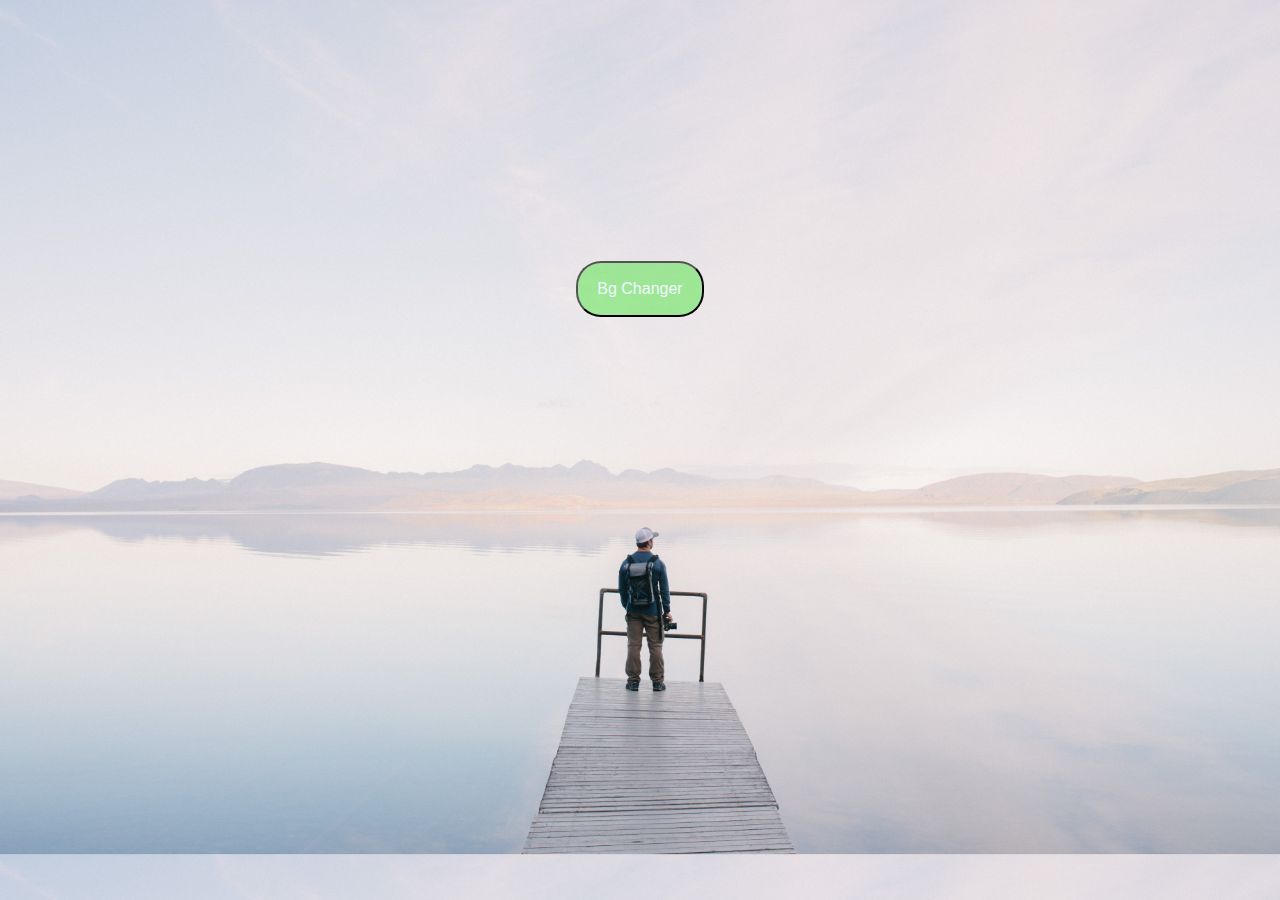
<file: project-1-Background-image-changer/index.html>
<!DOCTYPE html>
<html lang="en">
<head>
    <meta charset="UTF-8">
    <meta http-equiv="X-UA-Compatible" content="IE=edge">
    <meta name="viewport" content="width=device-width, initial-scale=1.0">
    <link rel="stylesheet" href="./style.css">
    <title>project-1</title>
</head>
<body id="body">
    <button id="randomButton" class="btn">Bg Changer</button>
    <script src="./script.js"></script>
</body>
</html>
</file>
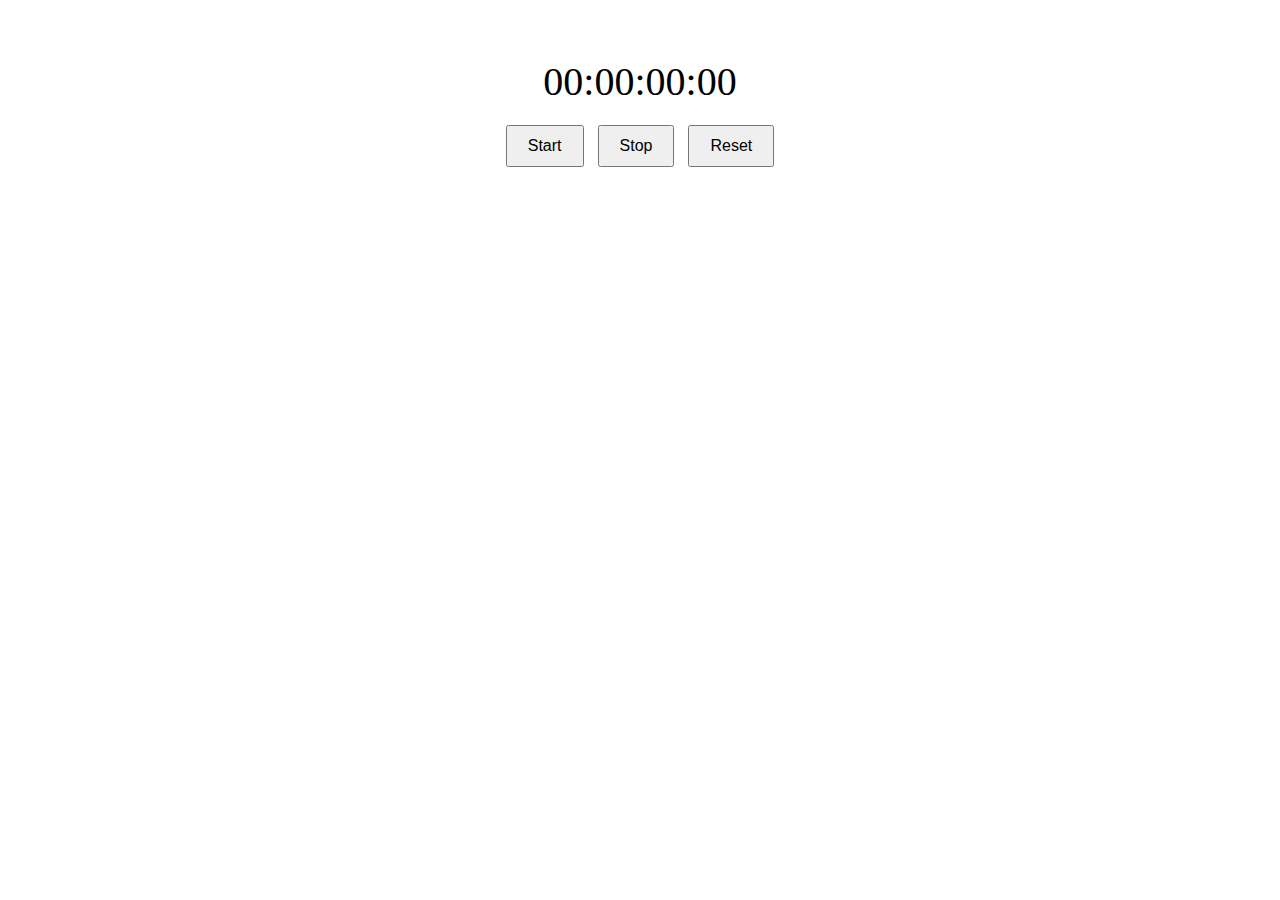
<file: project-4-stop-watch/index.html>
<!DOCTYPE html>
<html>
  <head>
    <title>Stopwatch</title>
    <link rel="stylesheet" href="./style.css">
  </head>
  <body>
    <div class="container">
      <div class="time">00:00:00:00</div>
      <div class="buttons">
        <button id="startButton" class="button">Start</button>
        <button id="stopButton" class="button">Stop</button>
        <button id="resetButton" class="button">Reset</button>
      </div>
    </div>

    <script src="./script.js"></script>
  </body>
</html>
</file>
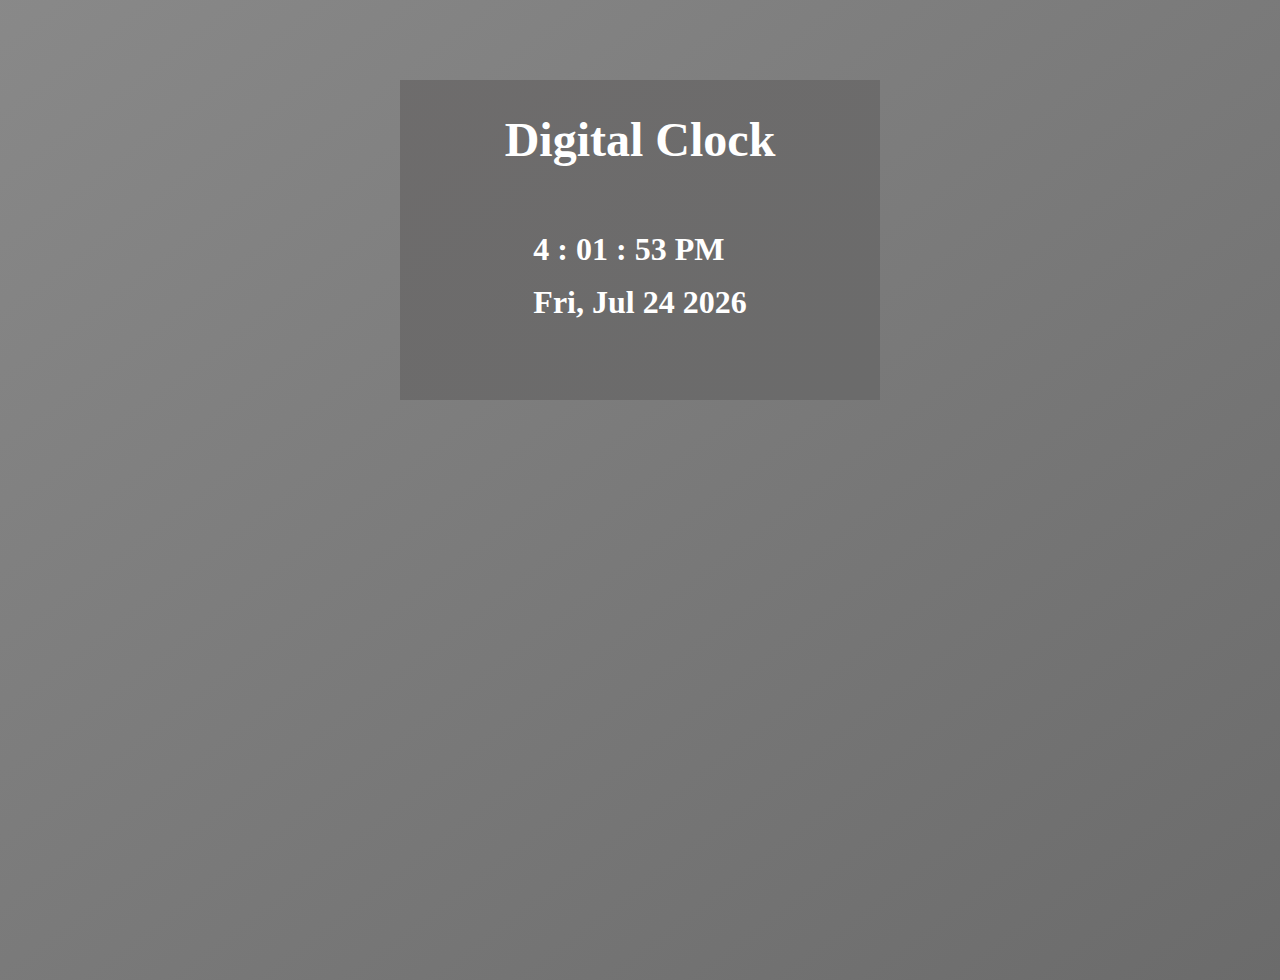
<file: project-5-Digital-clock/index.html>
<!DOCTYPE html>
<html lang="en">

<head>
    <meta charset="UTF-8">
    <meta name="viewport" content="width=device-width, initial-scale=1.0">
    <link rel="stylesheet" href="./style.css">
    <title>Digital Clock</title>
</head>

<body>
    <div class="container">
        <h1>Digital Clock</h1>
        <div class="clock">
            <div class="time">
                <span id="hour">00</span> : <span id="min">00</span> : <span id="sec">00</span> <span id="meridiem">AM</span>
            </div>
            <div class="date">
                <span id="day">Mon</span>, <span id="month">Jan</span> <span id="date">1</span> <span id="year">2023</span>
            </div>
        </div>        
    </div>
    <script src="./script.js"></script>
</body>

</html>
</file>
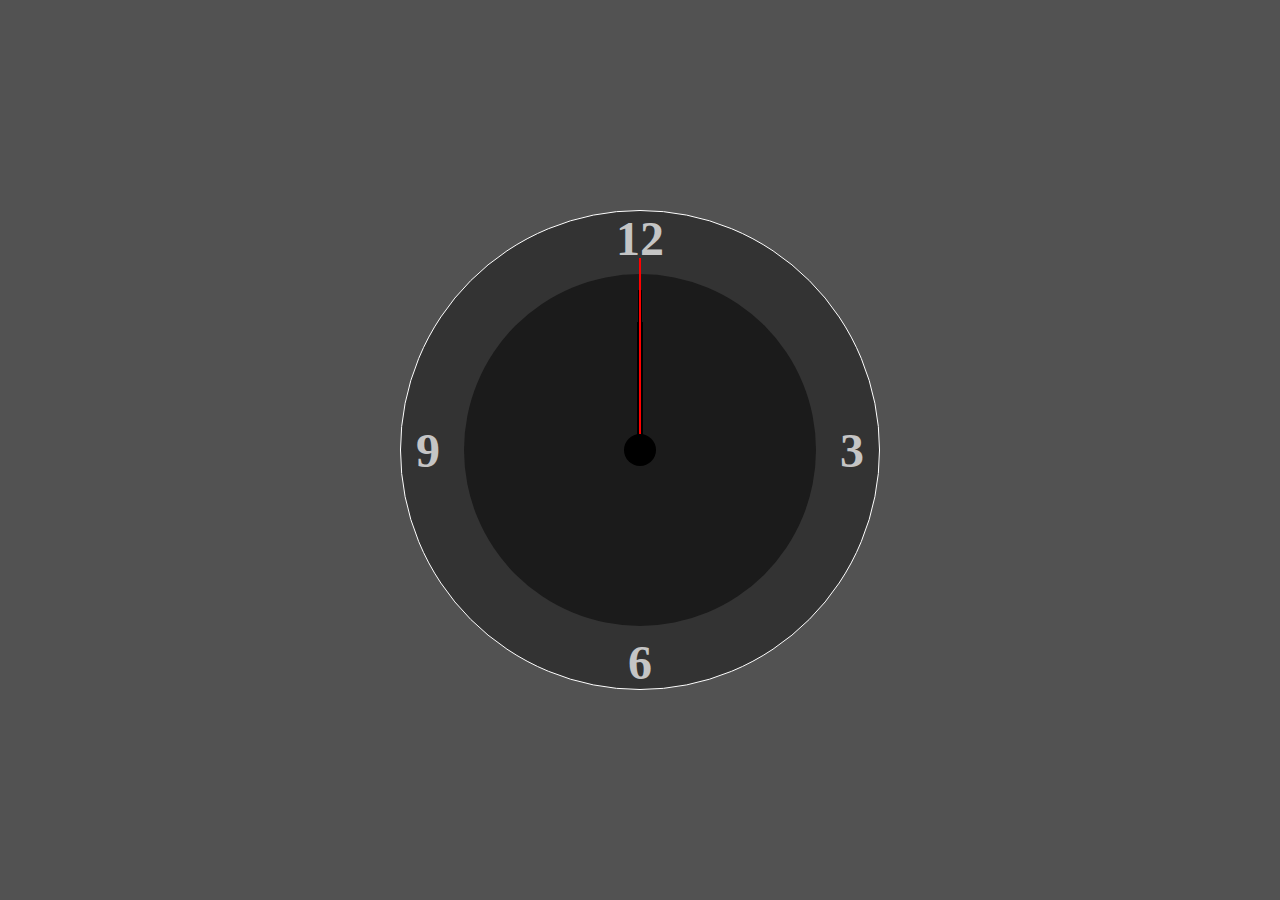
<file: project-6-Analog-clock/index.html>
<!DOCTYPE html>
<html lang="en">
<head>
    <meta charset="UTF-8">
    <meta name="viewport" content="width=device-width, initial-scale=1.0">
    <link rel="stylesheet" href="./style.css">
    <title>Analog clock</title>
</head>
<body>

        <div class="clock" id="clock">   
            <div id="hour-hand" class="hand"></div>
        <div id="minute-hand" class="hand"></div>
        <div id="second-hand" class="hand"></div> 
        <div class="origin"></div>  
        <div class="design"></div>
            <span id="n3" class="number n3">3</span>        
            <span id="n6" class="number n6">6</span>                
            <span id="n9" class="number n9">9</span>                  
            <span id="n12" class="number n12">12</span>  
                 
        </div>
    

    <script src="./script.js"></script>
</body>
</html>
</file>
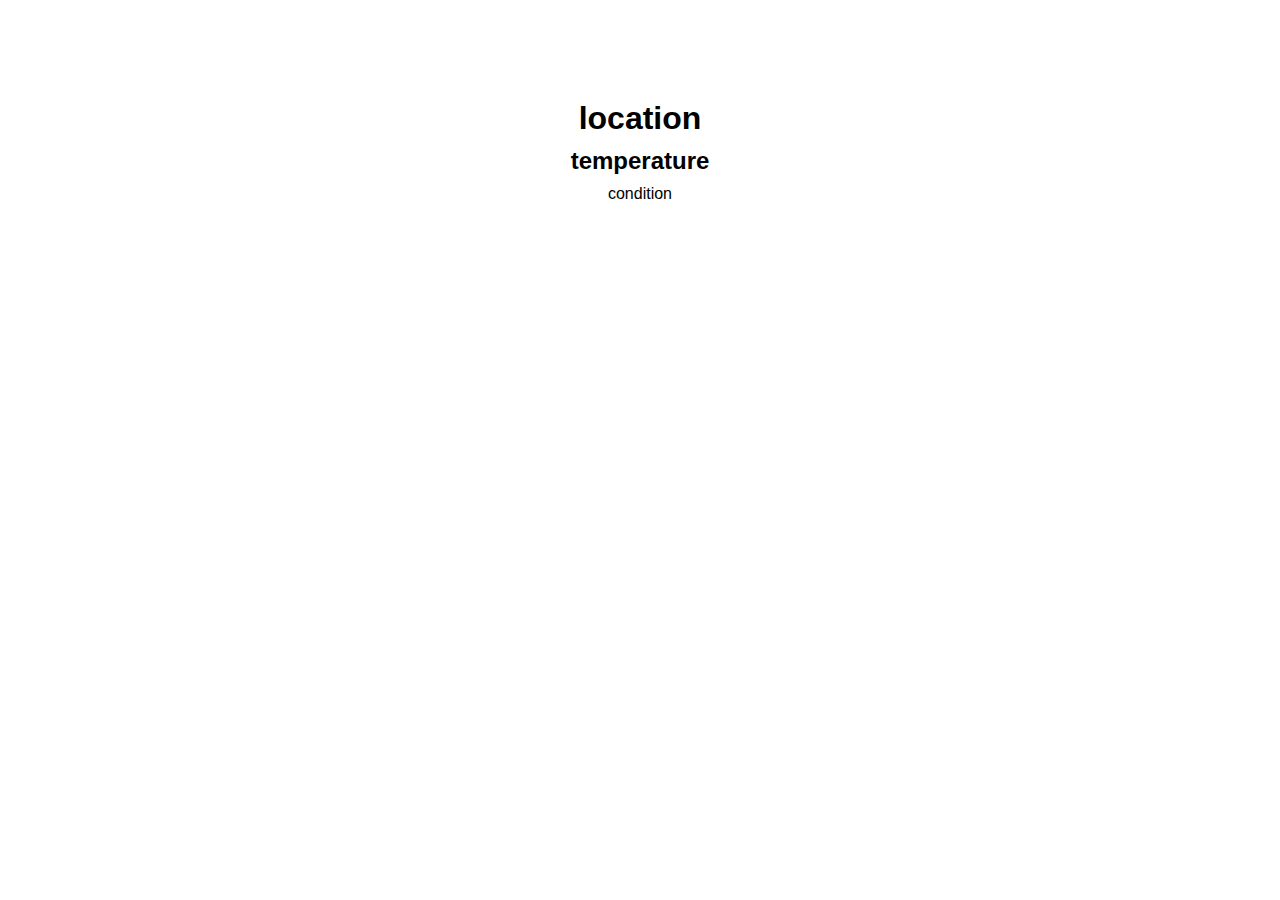
<file: project-7-Weather-api/index.html>
<!DOCTYPE html>
<html>
<head>
  <title>Weather Website</title>
  <link rel="stylesheet" type="text/css" href="./style.css">
</head>
<body>
  <div class="weather-container">
    <h1 id="location">location</h1>
    <h2 id="temperature">temperature</h2>
    <p id="conditions">condition</p>
  </div>

  <script src="./script.js"></script>
</body>
</html>
</file>
<file: project-1-Background-image-changer/style.css>
body{
    display: flex;
    justify-content: center;
    background-size: cover;
    background-image: url(./images/21.jpg);
}
.btn{
    margin-top: 20%;
    height: 3.5rem;
    width: 8rem;
    border-radius: 25px;
    font-size: medium;
    color: aliceblue;
    font-family:'Franklin Gothic Medium', 'Arial Narrow', Arial, sans-serif;
    background-color: rgba(61, 231, 46, 0.445);
}
.btn:hover{
    background-color: rgb(61, 231, 46);
}
</file>
<file: project-4-stop-watch/style.css>
.container {
  text-align: center;
  padding: 50px;
}

.time {
  font-size: 40px;
}

.buttons {
  margin-top: 20px;
}

.button {
  margin: 0 5px;
  padding: 10px 20px;
  font-size: 16px;
  cursor: pointer;
}
</file>
<file: project-5-Digital-clock/style.css>
*{
    box-sizing: border-box;
}
body{
    margin: 0px;
    padding: 0px;
    background-image: linear-gradient(to bottom right,rgba(119, 119, 119, 0.87) ,rgb(107, 107, 107));
    background-size: cover;
    height: 100vh;
}
.container{
    margin: 5rem auto;
    display: flex;
    flex-direction: column;
    /* justify-content: center; */
    align-items: center;
    width: 30rem;
    height: 20rem;
    background-image: linear-gradient(to bottom right,rgba(107, 105, 105, 0.87) ,rgb(107, 107, 107));
    font-size: x-large;
    color: #ffffff;
    gap: 2rem;
}
.clock{
    font-weight: 600;
    font-size: xx-large;
    display: flex;
    flex-direction: column;
    gap: 1rem;
}
</file>
<file: project-6-Analog-clock/style.css>
*{
    box-sizing: border-box;
}
body{
    margin: 0px;
    padding: 0px;
    background-color: rgb(82, 82, 82);
    display: flex;
    justify-content: center;
    align-items: center;
    height: 100vh;
}
.clock{
    height: 30rem;
    width: 30rem;
    background-color: rgb(51, 51, 51);
    border-radius: 50%;
    border: 1px solid white;
    display: flex;
    justify-content: center;
    align-items: center;
}
.clock>span{
    color: rgb(197, 197, 197);
    font-weight: 700;
    font-size: 3rem;
    position: absolute;
    transform-origin: center;
}
.n12{
    margin: 0px 0rem 26.5rem 0rem;
}
.n3{
    margin: 0px 0rem 0rem 26.5rem;
}
.n6{
    margin: 26.5rem 0rem 0rem 0rem;
}
.n9{
    margin: 0px 26.5rem 0rem 0rem;
}

.hand {
    background-color: #000;
    position: absolute;
    transform-origin: bottom;
}
.origin{
    height: 2rem;
    width: 2rem;
    position: absolute;
    background-color: #000;
    border-radius: 50%;

}
.design{
    width: 22rem;
    height: 22rem;
    border-radius: 50%;
    background-color: #1b1b1b;
}
#hour-hand {
    width: 6px;
    height: 8rem;
    margin: 0rem 0rem 8rem 0rem;
}

#minute-hand {
    width: 4px;
    height: 10rem;
    margin: 0rem 0rem 10rem 0rem;
}

#second-hand {
    width: 2px;
    height: 12rem;
    margin: 0rem 0rem 12rem 0rem;
    background-color: red;
}
</file>
<file: project-7-Weather-api/style.css>
body {
    font-family: Arial, sans-serif;
  }
  
  .weather-container {
    text-align: center;
    margin-top: 100px;
  }
  
  h1, h2, p {
    margin: 10px 0;
  }
</file>
